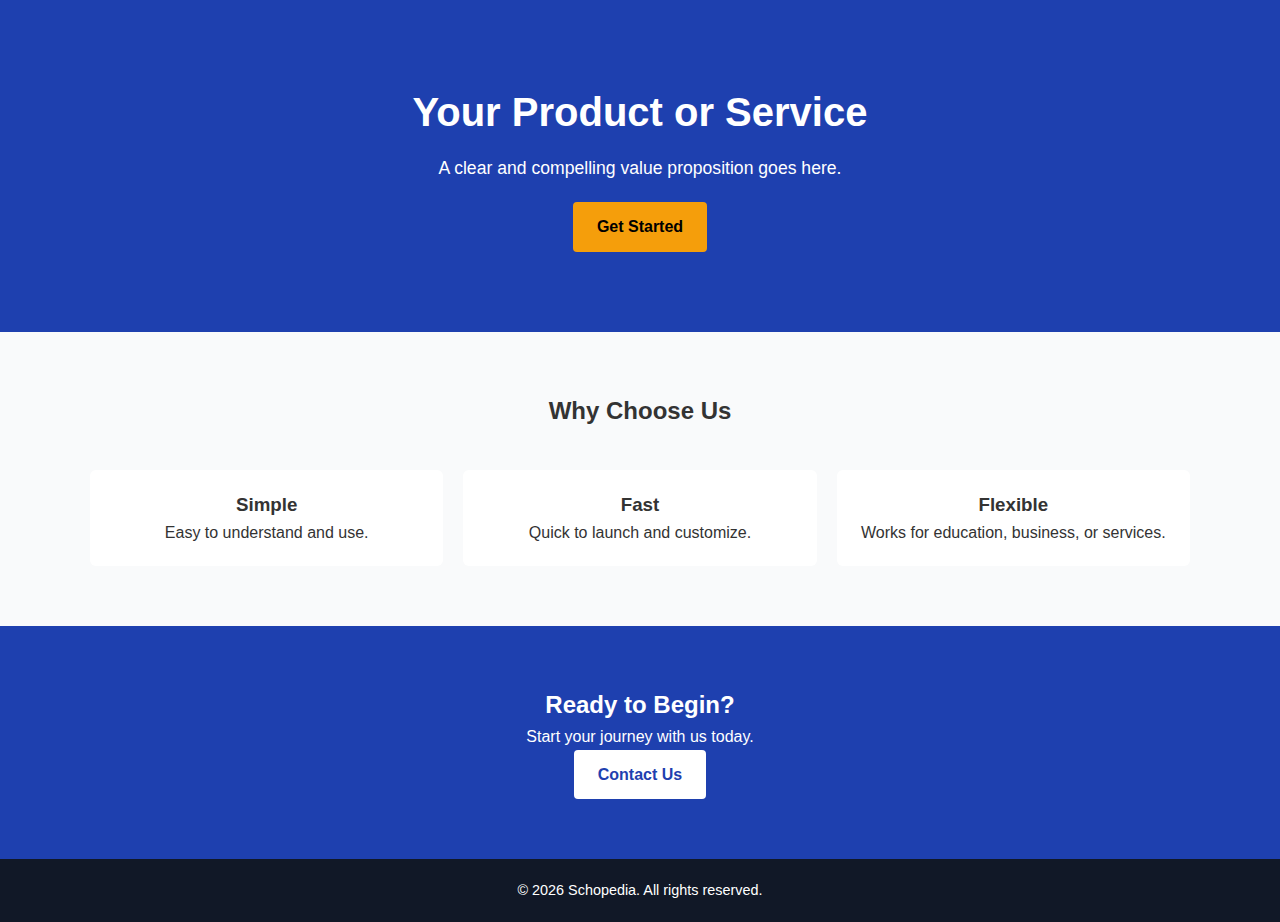
<file: templates/landing-page/index.html>
<!DOCTYPE html>
<html lang="en">
<head>
    <meta charset="UTF-8" />
    <meta name="viewport" content="width=device-width, initial-scale=1.0" />
    <title>Landing Page Template</title>
    <link rel="stylesheet" href="style.css" />
</head>
<body>

    <header class="hero">
        <div class="container">
            <h1>Your Product or Service</h1>
            <p>A clear and compelling value proposition goes here.</p>
            <a href="#contact" class="btn">Get Started</a>
        </div>
    </header>

    <section class="features">
        <div class="container">
            <h2>Why Choose Us</h2>
            <div class="feature-grid">
                <div class="feature">
                    <h3>Simple</h3>
                    <p>Easy to understand and use.</p>
                </div>
                <div class="feature">
                    <h3>Fast</h3>
                    <p>Quick to launch and customize.</p>
                </div>
                <div class="feature">
                    <h3>Flexible</h3>
                    <p>Works for education, business, or services.</p>
                </div>
            </div>
        </div>
    </section>

    <section class="cta" id="contact">
        <div class="container">
            <h2>Ready to Begin?</h2>
            <p>Start your journey with us today.</p>
            <a href="#" class="btn secondary">Contact Us</a>
        </div>
    </section>

    <footer>
        <p>© 2026 Schopedia. All rights reserved.</p>
    </footer>

</body>
</html>
</file>
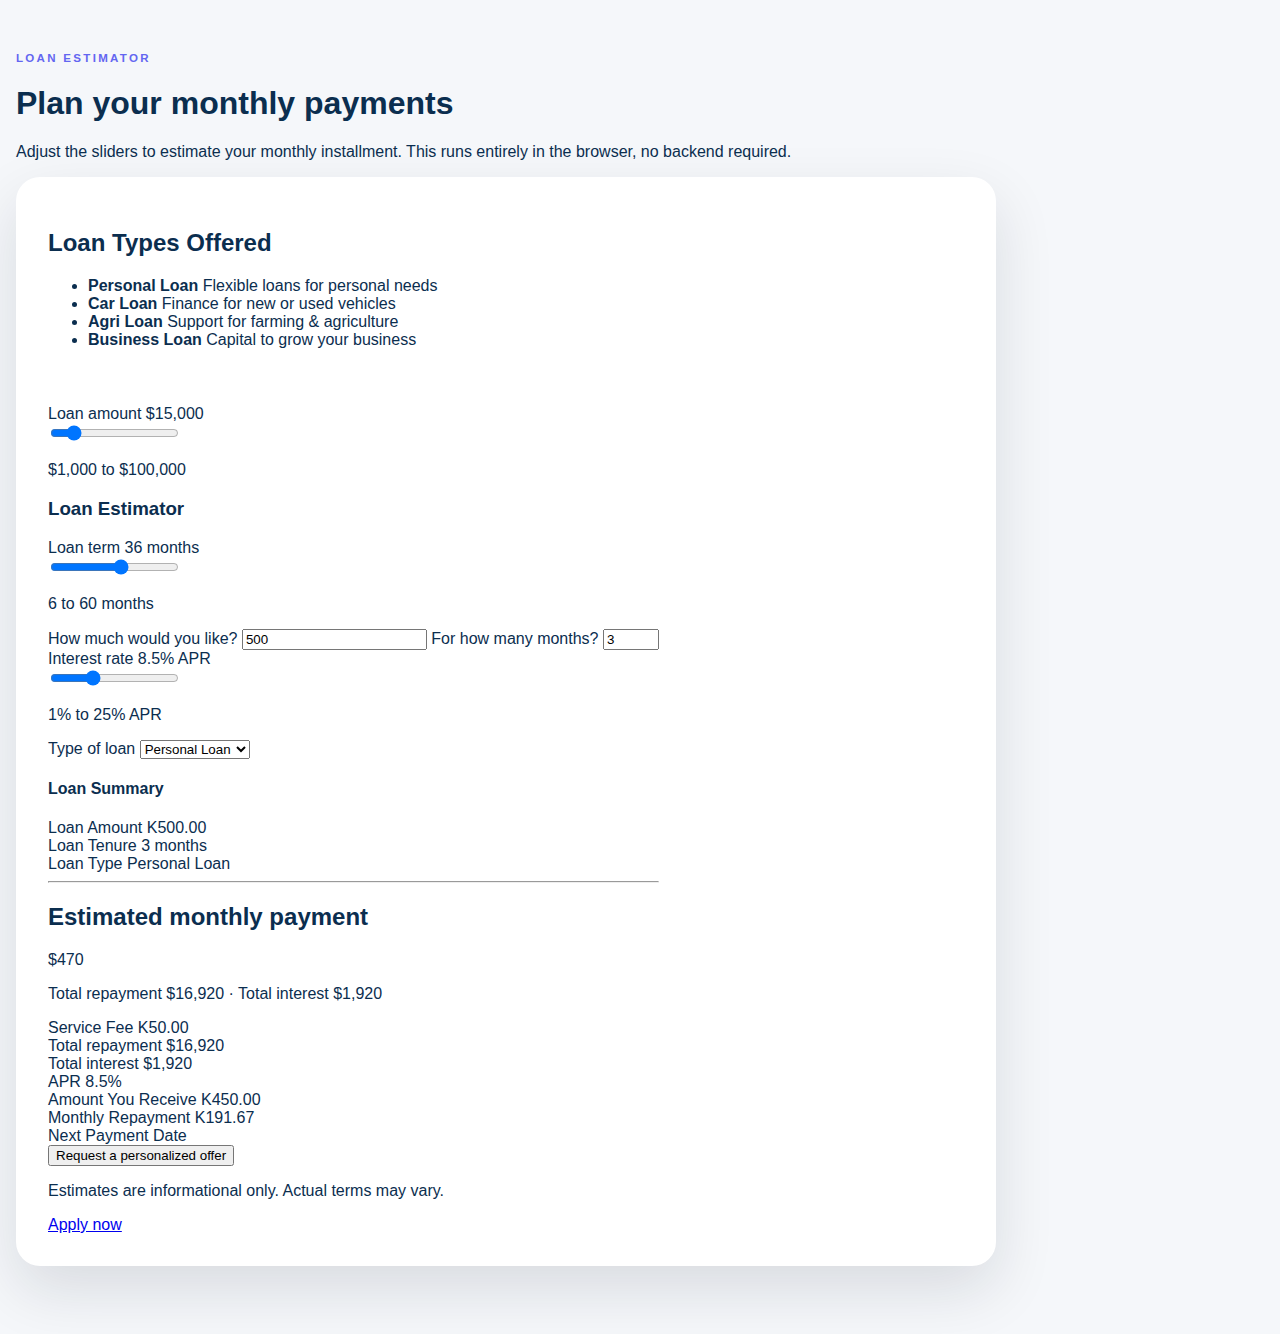
<file: templates/loan-estimator-2/index.html>
<!DOCTYPE html>
<html lang="en">
  <head>
    <meta charset="UTF-8" />
    <meta name="viewport" content="width=device-width, initial-scale=1.0" />
    <title>Loan Estimator Widget</title>
    <title>Loan Estimator</title>
    <link rel="stylesheet" href="style.css" />
  </head>
  <body>
    <section class="loan-widget" aria-labelledby="loan-estimator-title">
      <div class="loan-widget__header">
        <p class="loan-widget__eyebrow">Loan Estimator</p>
        <h1 id="loan-estimator-title">Plan your monthly payments</h1>
        <p class="loan-widget__subtitle">
          Adjust the sliders to estimate your monthly installment. This runs
          entirely in the browser, no backend required.
        </p>
    <section class="cc-estimator-wrapper" aria-labelledby="loan-estimator-title">
      <div class="cc-loan-types">
        <h2 id="loan-estimator-title">Loan Types Offered</h2>
        <ul>
          <li>
            <strong>Personal Loan</strong>
            <span>Flexible loans for personal needs</span>
          </li>
          <li>
            <strong>Car Loan</strong>
            <span>Finance for new or used vehicles</span>
          </li>
          <li>
            <strong>Agri Loan</strong>
            <span>Support for farming &amp; agriculture</span>
          </li>
          <li>
            <strong>Business Loan</strong>
            <span>Capital to grow your business</span>
          </li>
        </ul>
      </div>

      <div class="loan-widget__content">
        <div class="loan-widget__controls">
          <div class="control">
            <div class="control__label-row">
              <label for="loan-amount">Loan amount</label>
              <span class="control__value" data-display="amount">$15,000</span>
            </div>
            <input
              id="loan-amount"
              type="range"
              min="1000"
              max="100000"
              step="500"
              value="15000"
              aria-describedby="loan-amount-help"
            />
            <p id="loan-amount-help" class="control__help">$1,000 to $100,000</p>
          </div>
      <div class="cc-estimator-card">
        <h3>Loan Estimator</h3>

          <div class="control">
            <div class="control__label-row">
              <label for="loan-term">Loan term</label>
              <span class="control__value" data-display="term">36 months</span>
            </div>
            <input
              id="loan-term"
              type="range"
              min="6"
              max="60"
              step="1"
              value="36"
              aria-describedby="loan-term-help"
            />
            <p id="loan-term-help" class="control__help">6 to 60 months</p>
          </div>
        <label for="amount">How much would you like?</label>
        <input
          type="number"
          id="amount"
          min="100"
          step="50"
          value="500"
          inputmode="decimal"
        />

        <label for="months">For how many months?</label>
        <input type="number" id="months" min="1" max="36" value="3" />

          <div class="control">
            <div class="control__label-row">
              <label for="loan-rate">Interest rate</label>
              <span class="control__value" data-display="rate">8.5% APR</span>
            </div>
            <input
              id="loan-rate"
              type="range"
              min="1"
              max="25"
              step="0.1"
              value="8.5"
              aria-describedby="loan-rate-help"
            />
            <p id="loan-rate-help" class="control__help">1% to 25% APR</p>
        <label for="loanType">Type of loan</label>
        <select id="loanType">
          <option>Personal Loan</option>
          <option>Car Loan</option>
          <option>Agri Loan</option>
          <option>Business Loan</option>
        </select>

        <div class="cc-summary" aria-live="polite">
          <h4>Loan Summary</h4>

          <div>
            <span>Loan Amount</span>
            <span id="sumAmount" data-display="amount">K500.00</span>
          </div>
        </div>
          <div>
            <span>Loan Tenure</span>
            <span id="sumTenure" data-display="tenure">3 months</span>
          </div>
          <div>
            <span>Loan Type</span>
            <span id="sumType" data-display="type">Personal Loan</span>
          </div>

          <hr />

        <div class="loan-widget__results" role="status" aria-live="polite">
          <div class="result-card">
            <h2>Estimated monthly payment</h2>
            <p class="result-card__amount" data-display="payment">$470</p>
            <p class="result-card__detail" data-display="summary">
              Total repayment $16,920 · Total interest $1,920
            </p>
          <div>
            <span>Service Fee</span>
            <span id="fee" data-display="fee">K50.00</span>
          </div>
          <div class="result-grid">
            <div>
              <span class="result-grid__label">Total repayment</span>
              <span class="result-grid__value" data-display="total">$16,920</span>
            </div>
            <div>
              <span class="result-grid__label">Total interest</span>
              <span class="result-grid__value" data-display="interest">$1,920</span>
            </div>
            <div>
              <span class="result-grid__label">APR</span>
              <span class="result-grid__value" data-display="apr">8.5%</span>
            </div>
          <div>
            <span>Amount You Receive</span>
            <span id="net" data-display="net">K450.00</span>
          </div>
          <div>
            <span>Monthly Repayment</span>
            <span id="repayment" data-display="repayment">K191.67</span>
          </div>
          <div>
            <span>Next Payment Date</span>
            <span id="nextDate" data-display="next-date"></span>
          </div>
          <button class="loan-widget__cta" type="button">
            Request a personalized offer
          </button>
          <p class="loan-widget__note">
            Estimates are informational only. Actual terms may vary.
          </p>
        </div>

        <a
          href="https://city-credit.odoo.com/apply-for-a-loan"
          class="cc-apply-btn"
        >
          Apply now
        </a>
      </div>
    </section>

    <script src="script.js"></script>
  </body>
</html>
</file>
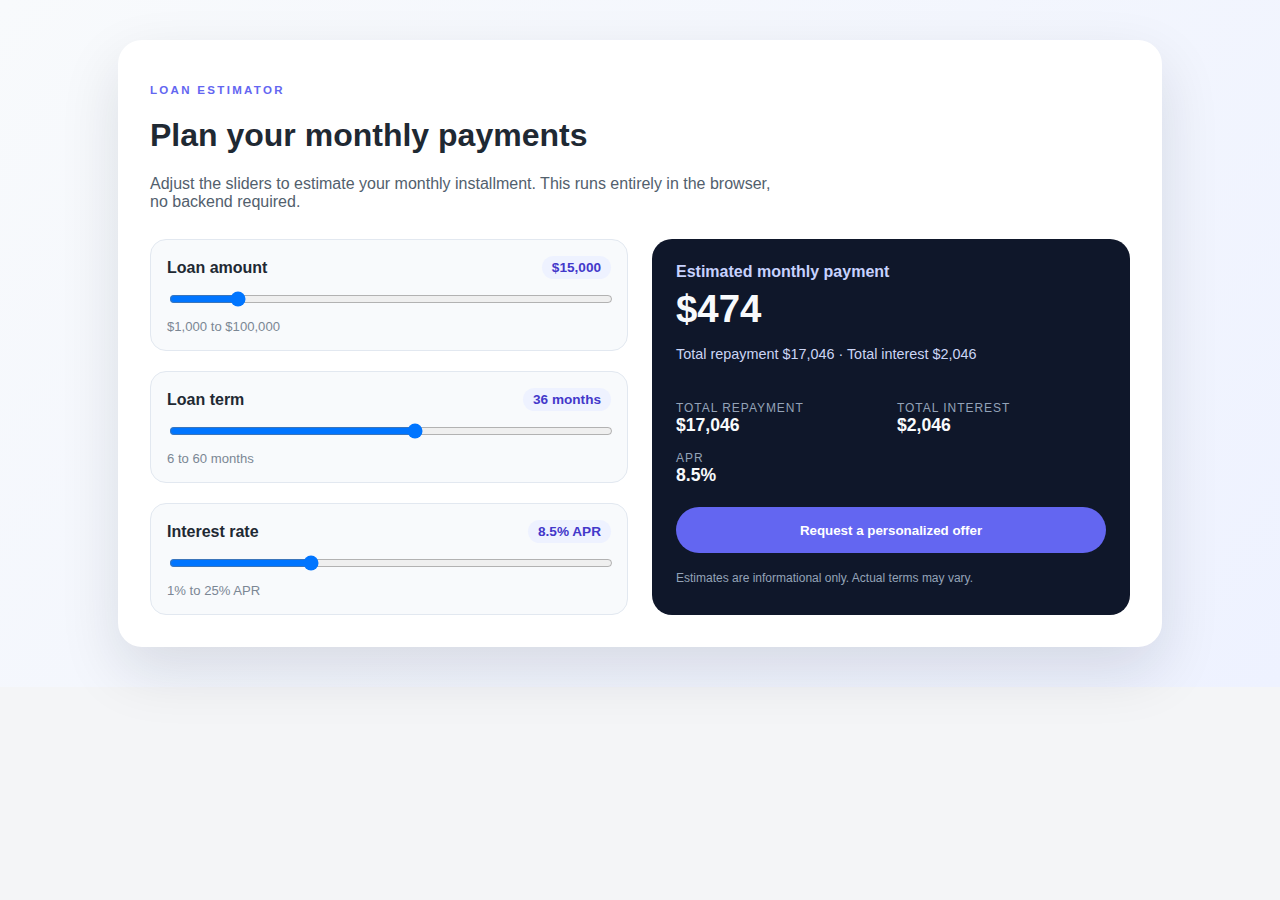
<file: templates/loan-estimator/index.html>
<!DOCTYPE html>
<html lang="en">
  <head>
    <meta charset="UTF-8" />
    <meta name="viewport" content="width=device-width, initial-scale=1.0" />
    <title>Loan Estimator Widget</title>
    <link rel="stylesheet" href="style.css" />
  </head>
  <body>
    <section class="loan-widget" aria-labelledby="loan-estimator-title">
      <div class="loan-widget__header">
        <p class="loan-widget__eyebrow">Loan Estimator</p>
        <h1 id="loan-estimator-title">Plan your monthly payments</h1>
        <p class="loan-widget__subtitle">
          Adjust the sliders to estimate your monthly installment. This runs
          entirely in the browser, no backend required.
        </p>
      </div>

      <div class="loan-widget__content">
        <div class="loan-widget__controls">
          <div class="control">
            <div class="control__label-row">
              <label for="loan-amount">Loan amount</label>
              <span class="control__value" data-display="amount">$15,000</span>
            </div>
            <input
              id="loan-amount"
              type="range"
              min="1000"
              max="100000"
              step="500"
              value="15000"
              aria-describedby="loan-amount-help"
            />
            <p id="loan-amount-help" class="control__help">$1,000 to $100,000</p>
          </div>

          <div class="control">
            <div class="control__label-row">
              <label for="loan-term">Loan term</label>
              <span class="control__value" data-display="term">36 months</span>
            </div>
            <input
              id="loan-term"
              type="range"
              min="6"
              max="60"
              step="1"
              value="36"
              aria-describedby="loan-term-help"
            />
            <p id="loan-term-help" class="control__help">6 to 60 months</p>
          </div>

          <div class="control">
            <div class="control__label-row">
              <label for="loan-rate">Interest rate</label>
              <span class="control__value" data-display="rate">8.5% APR</span>
            </div>
            <input
              id="loan-rate"
              type="range"
              min="1"
              max="25"
              step="0.1"
              value="8.5"
              aria-describedby="loan-rate-help"
            />
            <p id="loan-rate-help" class="control__help">1% to 25% APR</p>
          </div>
        </div>

        <div class="loan-widget__results" role="status" aria-live="polite">
          <div class="result-card">
            <h2>Estimated monthly payment</h2>
            <p class="result-card__amount" data-display="payment">$470</p>
            <p class="result-card__detail" data-display="summary">
              Total repayment $16,920 · Total interest $1,920
            </p>
          </div>
          <div class="result-grid">
            <div>
              <span class="result-grid__label">Total repayment</span>
              <span class="result-grid__value" data-display="total">$16,920</span>
            </div>
            <div>
              <span class="result-grid__label">Total interest</span>
              <span class="result-grid__value" data-display="interest">$1,920</span>
            </div>
            <div>
              <span class="result-grid__label">APR</span>
              <span class="result-grid__value" data-display="apr">8.5%</span>
            </div>
          </div>
          <button class="loan-widget__cta" type="button">
            Request a personalized offer
          </button>
          <p class="loan-widget__note">
            Estimates are informational only. Actual terms may vary.
          </p>
        </div>
      </div>
    </section>

    <script src="script.js"></script>
  </body>
</html>
</file>
<file: templates/landing-page/style.css>
* {
    margin: 0;
    padding: 0;
    box-sizing: border-box;
}

body {
    font-family: Arial, Helvetica, sans-serif;
    line-height: 1.6;
    color: #333;
}

.container {
    width: 90%;
    max-width: 1100px;
    margin: auto;
}

.hero {
    background: #1e40af;
    color: #fff;
    padding: 80px 0;
    text-align: center;
}

.hero h1 {
    font-size: 2.5rem;
    margin-bottom: 10px;
}

.hero p {
    font-size: 1.1rem;
    margin-bottom: 20px;
}

.btn {
    display: inline-block;
    padding: 12px 24px;
    background: #f59e0b;
    color: #000;
    text-decoration: none;
    border-radius: 4px;
    font-weight: bold;
}

.btn.secondary {
    background: #fff;
    color: #1e40af;
}

.features {
    padding: 60px 0;
    background: #f9fafb;
}

.features h2 {
    text-align: center;
    margin-bottom: 40px;
}

.feature-grid {
    display: grid;
    grid-template-columns: repeat(auto-fit, minmax(250px, 1fr));
    gap: 20px;
}

.feature {
    background: #fff;
    padding: 20px;
    border-radius: 6px;
    text-align: center;
}

.cta {
    padding: 60px 0;
    text-align: center;
    background: #1e40af;
    color: #fff;
}

footer {
    padding: 20px 0;
    text-align: center;
    font-size: 0.9rem;
    background: #111827;
    color: #fff;
}
</file>
<file: templates/loan-estimator-2/style.css>
:root {
  color-scheme: light;
  font-family: "Inter", "Segoe UI", sans-serif;
  background: #f4f5f7;
  color: #1f2933;
  background: #f5f7fa;
  color: #0b2e4f;
}

body {
  margin: 0;
  padding: 40px 16px;
  background: linear-gradient(135deg, #f8fafc, #eef2ff);
  background: #f5f7fa;
}

.loan-widget {
  max-width: 980px;
.cc-estimator-wrapper {
  display: flex;
  gap: 40px;
  background: #f5f7fa;
  padding: 40px;
  border-radius: 12px;
  flex-wrap: wrap;
  max-width: 1080px;
  margin: 0 auto;
  background: #ffffff;
  border-radius: 24px;
  padding: 32px;
  box-shadow: 0 24px 60px rgba(15, 23, 42, 0.12);
}

.loan-widget__header {
  text-align: left;
  margin-bottom: 28px;
}

.loan-widget__eyebrow {
  text-transform: uppercase;
  letter-spacing: 0.2em;
  font-size: 0.72rem;
  color: #6366f1;
  font-weight: 600;
  margin-bottom: 12px;
.cc-loan-types {
  flex: 1;
  min-width: 280px;
  background: #0b2e4f;
  color: #fff;
  padding: 30px;
  border-radius: 12px;
}

.loan-widget__subtitle {
  margin-top: 12px;
  color: #52606d;
  max-width: 640px;
.cc-loan-types h2 {
  margin-bottom: 20px;
}

.loan-widget__content {
  display: grid;
  grid-template-columns: repeat(auto-fit, minmax(260px, 1fr));
  gap: 24px;
.cc-loan-types ul {
  list-style: none;
  padding: 0;
  margin: 0;
}

.loan-widget__controls {
  display: grid;
  gap: 20px;
.cc-loan-types li {
  margin-bottom: 18px;
}

.control {
  background: #f8fafc;
  padding: 16px;
  border-radius: 16px;
  border: 1px solid #e2e8f0;
.cc-loan-types span {
  display: block;
  font-size: 14px;
  color: #d0d7de;
}

.control__label-row {
  display: flex;
  justify-content: space-between;
  align-items: center;
  font-weight: 600;
.cc-estimator-card {
  flex: 1;
  min-width: 300px;
  background: #ffffff;
  padding: 30px;
  border-radius: 12px;
  box-shadow: 0 8px 24px rgba(0, 0, 0, 0.08);
}

.control__value {
  background: #eef2ff;
  padding: 4px 10px;
  border-radius: 999px;
  font-size: 0.85rem;
  color: #4338ca;
.cc-estimator-card h3 {
  margin-bottom: 20px;
  color: #0b2e4f;
}

.control input[type="range"] {
  width: 100%;
.cc-estimator-card label {
  display: block;
  margin-top: 12px;
  font-size: 14px;
  color: #444;
}

.control__help {
  margin: 8px 0 0;
  font-size: 0.82rem;
  color: #7b8794;
}

.loan-widget__results {
  background: #0f172a;
  color: #f8fafc;
  border-radius: 20px;
  padding: 24px;
  display: grid;
  gap: 18px;
}

.result-card h2 {
  font-size: 1rem;
  font-weight: 600;
  margin: 0;
  color: #c7d2fe;
}

.result-card__amount {
  font-size: 2.4rem;
  font-weight: 700;
  margin: 6px 0;
}

.result-card__detail {
  color: #cbd5f5;
  font-size: 0.9rem;
.cc-estimator-card input,
.cc-estimator-card select {
  width: 100%;
  padding: 10px;
  margin-top: 6px;
  border-radius: 6px;
  border: 1px solid #ccc;
  font-size: 14px;
}

.result-grid {
  display: grid;
  grid-template-columns: repeat(auto-fit, minmax(140px, 1fr));
  gap: 12px;
.cc-summary {
  background: #f1f3f5;
  margin-top: 20px;
  padding: 15px;
  border-radius: 8px;
}

.result-grid__label {
  display: block;
  font-size: 0.75rem;
  color: #94a3b8;
  text-transform: uppercase;
  letter-spacing: 0.08em;
.cc-summary h4 {
  margin-bottom: 10px;
}

.result-grid__value {
  font-size: 1.1rem;
  font-weight: 600;
.cc-summary div {
  display: flex;
  justify-content: space-between;
  font-size: 14px;
  margin-bottom: 6px;
}

.loan-widget__cta {
.cc-summary hr {
  margin: 10px 0;
  border: none;
  background: #6366f1;
  color: #ffffff;
  padding: 12px 18px;
  border-radius: 999px;
  font-weight: 600;
  cursor: pointer;
  transition: transform 0.2s ease, box-shadow 0.2s ease;
  border-top: 1px solid #ccc;
}

.loan-widget__cta:hover {
  transform: translateY(-1px);
  box-shadow: 0 10px 20px rgba(79, 70, 229, 0.35);
.cc-apply-btn {
  display: block;
  margin-top: 20px;
  background: #1f6fd8;
  color: #fff;
  text-align: center;
  padding: 12px;
  border-radius: 8px;
  text-decoration: none;
  font-weight: bold;
}

.loan-widget__note {
  margin: 0;
  font-size: 0.75rem;
  color: #94a3b8;
.cc-apply-btn:hover {
  background: #1558ad;
}

@media (max-width: 720px) {
  .loan-widget {
  .cc-estimator-wrapper {
    padding: 24px;
  }

  .loan-widget__header {
    text-align: center;
  }
}
</file>
<file: templates/loan-estimator/style.css>
:root {
  color-scheme: light;
  font-family: "Inter", "Segoe UI", sans-serif;
  background: #f4f5f7;
  color: #1f2933;
}

body {
  margin: 0;
  padding: 40px 16px;
  background: linear-gradient(135deg, #f8fafc, #eef2ff);
}

.loan-widget {
  max-width: 980px;
  margin: 0 auto;
  background: #ffffff;
  border-radius: 24px;
  padding: 32px;
  box-shadow: 0 24px 60px rgba(15, 23, 42, 0.12);
}

.loan-widget__header {
  text-align: left;
  margin-bottom: 28px;
}

.loan-widget__eyebrow {
  text-transform: uppercase;
  letter-spacing: 0.2em;
  font-size: 0.72rem;
  color: #6366f1;
  font-weight: 600;
  margin-bottom: 12px;
}

.loan-widget__subtitle {
  margin-top: 12px;
  color: #52606d;
  max-width: 640px;
}

.loan-widget__content {
  display: grid;
  grid-template-columns: repeat(auto-fit, minmax(260px, 1fr));
  gap: 24px;
}

.loan-widget__controls {
  display: grid;
  gap: 20px;
}

.control {
  background: #f8fafc;
  padding: 16px;
  border-radius: 16px;
  border: 1px solid #e2e8f0;
}

.control__label-row {
  display: flex;
  justify-content: space-between;
  align-items: center;
  font-weight: 600;
}

.control__value {
  background: #eef2ff;
  padding: 4px 10px;
  border-radius: 999px;
  font-size: 0.85rem;
  color: #4338ca;
}

.control input[type="range"] {
  width: 100%;
  margin-top: 12px;
}

.control__help {
  margin: 8px 0 0;
  font-size: 0.82rem;
  color: #7b8794;
}

.loan-widget__results {
  background: #0f172a;
  color: #f8fafc;
  border-radius: 20px;
  padding: 24px;
  display: grid;
  gap: 18px;
}

.result-card h2 {
  font-size: 1rem;
  font-weight: 600;
  margin: 0;
  color: #c7d2fe;
}

.result-card__amount {
  font-size: 2.4rem;
  font-weight: 700;
  margin: 6px 0;
}

.result-card__detail {
  color: #cbd5f5;
  font-size: 0.9rem;
}

.result-grid {
  display: grid;
  grid-template-columns: repeat(auto-fit, minmax(140px, 1fr));
  gap: 12px;
}

.result-grid__label {
  display: block;
  font-size: 0.75rem;
  color: #94a3b8;
  text-transform: uppercase;
  letter-spacing: 0.08em;
}

.result-grid__value {
  font-size: 1.1rem;
  font-weight: 600;
}

.loan-widget__cta {
  border: none;
  background: #6366f1;
  color: #ffffff;
  padding: 12px 18px;
  border-radius: 999px;
  font-weight: 600;
  cursor: pointer;
  transition: transform 0.2s ease, box-shadow 0.2s ease;
}

.loan-widget__cta:hover {
  transform: translateY(-1px);
  box-shadow: 0 10px 20px rgba(79, 70, 229, 0.35);
}

.loan-widget__note {
  margin: 0;
  font-size: 0.75rem;
  color: #94a3b8;
}

@media (max-width: 720px) {
  .loan-widget {
    padding: 24px;
  }

  .loan-widget__header {
    text-align: center;
  }
}
</file>
